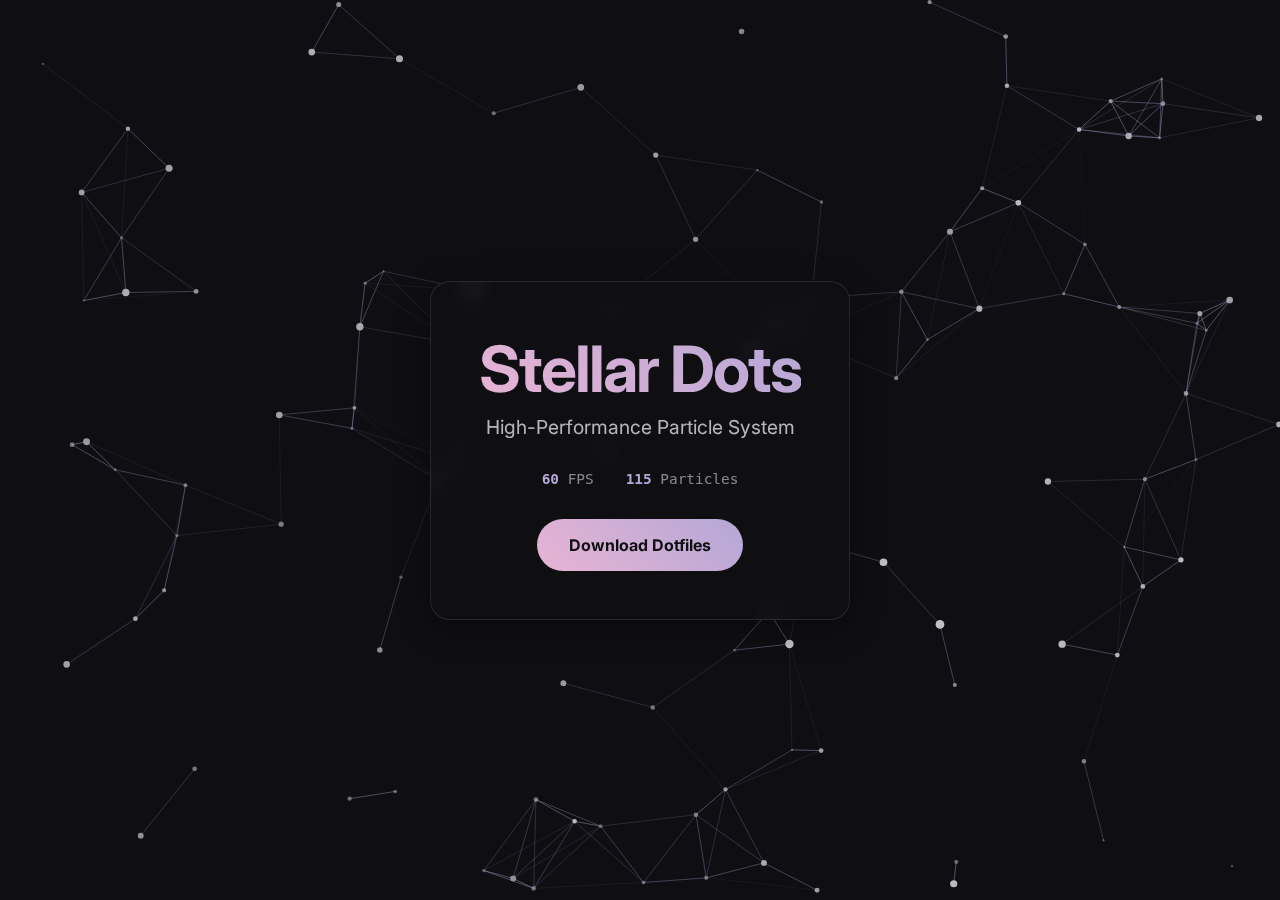
<file: docs/index.html>
<!DOCTYPE html>
<html lang="en">

<head>
    <meta charset="UTF-8">
    <meta name="viewport" content="width=device-width, initial-scale=1.0">
    <title>Stellar Dots | High Performance Visuals</title>
    <link rel="stylesheet" href="css/style.css">
    <link href="https://fonts.googleapis.com/css2?family=Inter:wght@300;400;700&display=swap" rel="stylesheet">
</head>

<body>
    <canvas id="canvas"></canvas>

    <div class="overlay">
        <div class="content">
            <h1>Stellar Dots</h1>
            <p class="subtitle">High-Performance Particle System</p>
            <div class="stats">
                <div class="stat-item">
                    <span id="fps">60</span> FPS
                </div>
                <div class="stat-item">
                    <span id="particle-count">0</span> Particles
                </div>
            </div>
            <a href="#" class="btn">Download Dotfiles</a>
        </div>
    </div>

    <script type="module" src="js/main.js"></script>
</body>

</html>
</file>
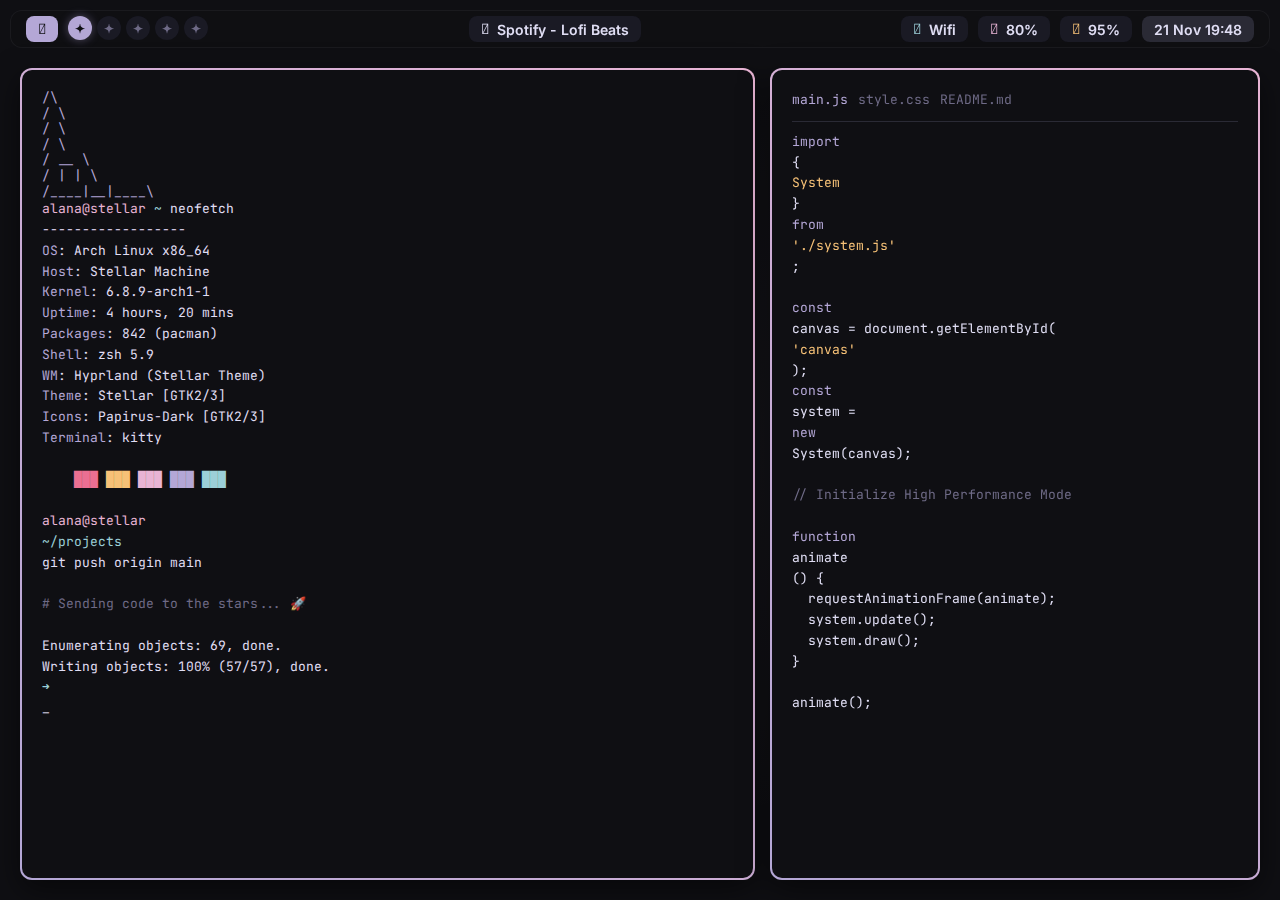
<file: docs/preview.html>
<!DOCTYPE html>
<html lang="en">

<head>
    <meta charset="UTF-8">
    <meta name="viewport" content="width=device-width, initial-scale=1.0">
    <title>Stellar Dots - Desktop Preview</title>
    <link
        href="https://fonts.googleapis.com/css2?family=JetBrains+Mono:wght@400;700&family=Inter:wght@400;600&display=swap"
        rel="stylesheet">
    <style>
        :root {
            /* Stellar Theme Palette */
            --bg: #0f0f13;
            --surface: #1a1a24;
            --overlay: #2a2a35;
            --text: #e0def4;
            --iris: #b4a7d6;
            --rose: #e8b4d4;
            --love: #eb6f92;
            --foam: #9ccfd8;
            --gold: #f6c177;
            --muted: #6e6a86;
        }

        * {
            box-sizing: border-box;
            margin: 0;
            padding: 0;
        }

        body {
            background-color: var(--bg);
            color: var(--text);
            font-family: 'Inter', sans-serif;
            height: 100vh;
            overflow: hidden;
            display: flex;
            flex-direction: column;
            padding: 10px;
            gap: 10px;
            background-image: radial-gradient(circle at 50% 50%, rgba(180, 167, 214, 0.05) 0%, transparent 50%);
        }

        /* Waybar Simulation */
        .bar {
            background: rgba(15, 15, 19, 0.8);
            backdrop-filter: blur(10px);
            height: 38px;
            border-radius: 12px;
            border: 1px solid rgba(255, 255, 255, 0.05);
            display: flex;
            align-items: center;
            padding: 0 15px;
            justify-content: space-between;
            font-size: 14px;
            font-weight: 600;
        }

        .modules-left,
        .modules-right {
            display: flex;
            gap: 10px;
        }

        .module {
            padding: 4px 12px;
            border-radius: 8px;
            background: var(--surface);
            display: flex;
            align-items: center;
            gap: 8px;
        }

        .workspaces {
            display: flex;
            gap: 5px;
            background: transparent;
        }

        .workspace {
            width: 24px;
            height: 24px;
            border-radius: 50%;
            background: var(--surface);
            color: var(--muted);
            display: flex;
            justify-content: center;
            align-items: center;
            font-size: 12px;
        }

        .workspace.active {
            background: var(--iris);
            color: var(--bg);
            box-shadow: 0 0 10px rgba(180, 167, 214, 0.4);
        }

        .icon {
            font-family: 'JetBrains Mono', monospace;
        }

        /* Window Simulation */
        .desktop-area {
            flex: 1;
            display: grid;
            grid-template-columns: 1.5fr 1fr;
            gap: 15px;
            padding: 10px;
        }

        .window {
            background: var(--bg);
            border-radius: 12px;
            position: relative;
            /* Hyprland Active Border Gradient Simulation */
            padding: 2px;
            background: linear-gradient(45deg, var(--iris), var(--rose));
            box-shadow: 0 10px 30px rgba(0, 0, 0, 0.5);
            display: flex;
            flex-direction: column;
        }

        .window-content {
            background: var(--bg);
            border-radius: 10px;
            flex: 1;
            overflow: hidden;
            display: flex;
            flex-direction: column;
        }

        .terminal {
            font-family: 'JetBrains Mono', monospace;
            padding: 20px;
            font-size: 13px;
            line-height: 1.6;
        }

        .prompt {
            color: var(--rose);
        }

        .path {
            color: var(--foam);
        }

        .cmd {
            color: var(--text);
        }

        .comment {
            color: var(--muted);
        }

        .keyword {
            color: var(--iris);
        }

        .string {
            color: var(--gold);
        }

        .fetch-logo {
            color: var(--iris);
            float: left;
            margin-right: 20px;
            line-height: 1.2;
        }

        /* Floating Particles (CSS only) */
        .particle {
            position: absolute;
            width: 4px;
            height: 4px;
            background: var(--iris);
            border-radius: 50%;
            opacity: 0.3;
            animation: float 10s infinite linear;
        }

        @keyframes float {
            0% {
                transform: translateY(0) translateX(0);
                opacity: 0;
            }

            50% {
                opacity: 0.5;
            }

            100% {
                transform: translateY(-100vh) translateX(50px);
                opacity: 0;
            }
        }
    </style>
</head>

<body>

    <!-- Simulated Waybar -->
    <div class="bar">
        <div class="modules-left">
            <div class="module" style="background: var(--iris); color: var(--bg);">
                <span class="icon"></span>
            </div>
            <div class="workspaces">
                <div class="workspace active">✦</div>
                <div class="workspace">✦</div>
                <div class="workspace">✦</div>
                <div class="workspace">✦</div>
                <div class="workspace">✦</div>
            </div>
        </div>
        <div class="modules-center">
            <div class="module">
                <span class="icon"></span> Spotify - Lofi Beats
            </div>
        </div>
        <div class="modules-right">
            <div class="module"><span class="icon" style="color: var(--foam)"></span> Wifi</div>
            <div class="module"><span class="icon" style="color: var(--rose)"></span> 80%</div>
            <div class="module"><span class="icon" style="color: var(--gold)"></span> 95%</div>
            <div class="module" style="background: var(--overlay)">21 Nov 19:48</div>
        </div>
    </div>

    <!-- Simulated Desktop Windows -->
    <div class="desktop-area">
        <!-- Terminal Window -->
        <div class="window">
            <div class="window-content terminal">
                <div class="fetch-logo">
                    /\<br>
                    / \<br>
                    / \<br>
                    / \<br>
                    / __ \<br>
                    / | | \<br>
                    /____|__|____\
                </div>
                <div>
                    <span class="prompt">alana@stellar</span> <span class="path">~</span> <span
                        class="cmd">neofetch</span><br>
                    ------------------<br>
                    <span class="keyword">OS</span>: Arch Linux x86_64<br>
                    <span class="keyword">Host</span>: Stellar Machine<br>
                    <span class="keyword">Kernel</span>: 6.8.9-arch1-1<br>
                    <span class="keyword">Uptime</span>: 4 hours, 20 mins<br>
                    <span class="keyword">Packages</span>: 842 (pacman)<br>
                    <span class="keyword">Shell</span>: zsh 5.9<br>
                    <span class="keyword">WM</span>: Hyprland (Stellar Theme)<br>
                    <span class="keyword">Theme</span>: Stellar [GTK2/3]<br>
                    <span class="keyword">Icons</span>: Papirus-Dark [GTK2/3]<br>
                    <span class="keyword">Terminal</span>: kitty<br>
                    <br>
                    <span style="color: var(--bg)">███</span>
                    <span style="color: var(--love)">███</span>
                    <span style="color: var(--gold)">███</span>
                    <span style="color: var(--rose)">███</span>
                    <span style="color: var(--iris)">███</span>
                    <span style="color: var(--foam)">███</span>
                </div>
                <br>
                <span class="prompt">alana@stellar</span> <span class="path">~/projects</span> <span class="cmd">git
                    push origin main</span><br>
                <span class="comment"># Sending code to the stars... 🚀</span><br>
                Enumerating objects: 69, done.<br>
                Writing objects: 100% (57/57), done.<br>
                <span class="path">➜</span> <span class="cursor">_</span>
            </div>
        </div>

        <!-- Code Editor / File Manager Simulation -->
        <div class="window">
            <div class="window-content terminal">
                <div
                    style="border-bottom: 1px solid var(--overlay); padding-bottom: 10px; margin-bottom: 10px; display: flex; gap: 10px;">
                    <span style="color: var(--iris)">main.js</span>
                    <span style="color: var(--muted)">style.css</span>
                    <span style="color: var(--muted)">README.md</span>
                </div>
                <span class="keyword">import</span> { <span class="string">System</span> } <span
                    class="keyword">from</span> <span class="string">'./system.js'</span>;<br>
                <br>
                <span class="keyword">const</span> canvas = document.getElementById(<span
                    class="string">'canvas'</span>);<br>
                <span class="keyword">const</span> system = <span class="keyword">new</span> System(canvas);<br>
                <br>
                <span class="comment">// Initialize High Performance Mode</span><br>
                <span class="keyword">function</span> <span class="function">animate</span>() {<br>
                &nbsp;&nbsp;requestAnimationFrame(animate);<br>
                &nbsp;&nbsp;system.update();<br>
                &nbsp;&nbsp;system.draw();<br>
                }<br>
                <br>
                animate();
            </div>
        </div>
    </div>

</body>

</html>
</file>
<file: docs/css/style.css>
:root {
    --bg-color: #0f0f13;
    --text-color: #ffffff;
    --accent-color: #b4a7d6;
    /* Pastel Purple */
    --secondary-color: #e8b4d4;
    /* Pastel Pink */
}

* {
    margin: 0;
    padding: 0;
    box-sizing: border-box;
}

body {
    background-color: var(--bg-color);
    color: var(--text-color);
    font-family: 'Inter', sans-serif;
    overflow: hidden;
    /* Prevent scrollbars */
    width: 100vw;
    height: 100vh;
}

canvas {
    display: block;
    position: absolute;
    top: 0;
    left: 0;
    z-index: 1;
}

.overlay {
    position: absolute;
    top: 0;
    left: 0;
    width: 100%;
    height: 100%;
    display: flex;
    justify-content: center;
    align-items: center;
    z-index: 2;
    pointer-events: none;
    /* Let clicks pass through to canvas */
}

.content {
    text-align: center;
    pointer-events: auto;
    /* Re-enable clicks for buttons */
    background: rgba(15, 15, 19, 0.6);
    backdrop-filter: blur(10px);
    padding: 3rem;
    border-radius: 20px;
    border: 1px solid rgba(255, 255, 255, 0.1);
    box-shadow: 0 8px 32px 0 rgba(0, 0, 0, 0.37);
}

h1 {
    font-size: 4rem;
    font-weight: 700;
    background: linear-gradient(45deg, var(--secondary-color), var(--accent-color));
    -webkit-background-clip: text;
    -webkit-text-fill-color: transparent;
    margin-bottom: 0.5rem;
    letter-spacing: -2px;
}

.subtitle {
    font-size: 1.2rem;
    color: rgba(255, 255, 255, 0.7);
    margin-bottom: 2rem;
}

.stats {
    display: flex;
    justify-content: center;
    gap: 2rem;
    margin-bottom: 2rem;
    font-family: monospace;
    font-size: 0.9rem;
    color: rgba(255, 255, 255, 0.5);
}

.stat-item span {
    color: var(--accent-color);
    font-weight: bold;
}

.btn {
    display: inline-block;
    padding: 1rem 2rem;
    background: linear-gradient(45deg, var(--secondary-color), var(--accent-color));
    color: var(--bg-color);
    text-decoration: none;
    font-weight: bold;
    border-radius: 50px;
    transition: transform 0.2s, box-shadow 0.2s;
}

.btn:hover {
    transform: translateY(-2px);
    box-shadow: 0 10px 20px rgba(180, 167, 214, 0.3);
}
</file>
